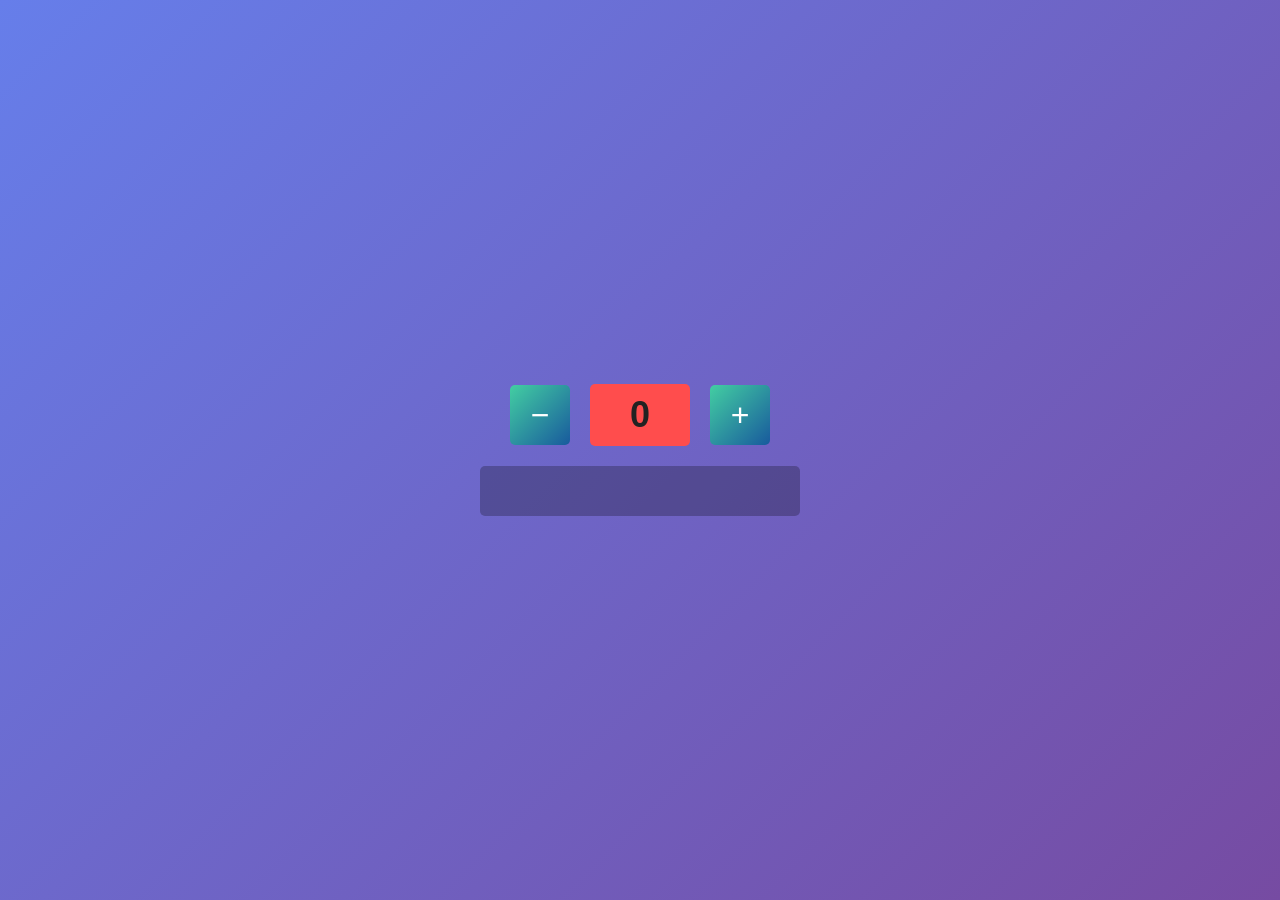
<file: index.html>
<!DOCTYPE html>
<html lang="ru">
<head>
  <meta charset="UTF-8">
  <meta name="viewport" content="width=device-width, initial-scale=1.0">
  <title>Счётчик</title>
  <style>
    * {
      box-sizing: border-box;
    }

    body {
      margin: 0;
      min-height: 100vh;
      display: flex;
      justify-content: center;
      align-items: center;
      font-family: Arial, sans-serif;
      background: linear-gradient(135deg, #667eea, #764ba2);
    }

    .counter {
      display: flex;
      flex-direction: column;
      align-items: center;
      gap: 20px;
    }

    .controls {
      display: flex;
      align-items: center;
      gap: 20px;
    }

    button {
      width: 60px;
      height: 60px;
      border: none;
      border-radius: 5px;
      background: linear-gradient(135deg, #43cea2, #185a9d);
      color: #fff;
      font-size: 32px;
      cursor: pointer;
    }

    button:disabled {
      background: linear-gradient(135deg, #bbb, #888);
      cursor: not-allowed;
      opacity: 0.7;
    }

    #result {
      min-width: 100px;
      padding: 10px 20px;
      border-radius: 5px;
      text-align: center;
      font-size: 36px;
      font-weight: bold;
      color: #222;
      background: #ff4d4d; /* стартовое значение 0 - красный */
    }

    #message {
      min-width: 320px;
      min-height: 50px;
      padding: 12px 20px;
      border-radius: 5px;
      text-align: center;
      font-size: 18px;
      color: #fff;
      background: rgba(0, 0, 0, 0.25);
    }
  </style>
</head>
<body>
  <div class="counter">
    <div class="controls">
      <button id="minus">−</button>
      <div id="result">0</div>
      <button id="plus">+</button>
    </div>
    <div id="message"></div>
  </div>

  <script>
    const MAX = 10;
    const MIN = -10;

    const resultEl = document.getElementById("result");
    const plusBtn = document.getElementById("plus");
    const minusBtn = document.getElementById("minus");
    const messageEl = document.getElementById("message");

    let count = 0;

    function render() {
      resultEl.textContent = count;

      // Цвет окна результата
      if (count > 0) {
        resultEl.style.background = "#ffd700"; // жёлтый
      } else if (count < 0) {
        resultEl.style.background = "#4caf50"; // зелёный
      } else {
        resultEl.style.background = "#ff4d4d"; // красный
      }

      // Блокировка кнопок на границах
      plusBtn.disabled = count >= MAX;
      minusBtn.disabled = count <= MIN;

      // Сообщение при экстремальных значениях
      messageEl.textContent =
        count === MAX || count === MIN
          ? "вы достигли экстремального значения"
          : "";
    }

    plusBtn.addEventListener("click", function () {
      if (count < MAX) {
        count++;
        render();
      }
    });

    minusBtn.addEventListener("click", function () {
      if (count > MIN) {
        count--;
        render();
      }
    });

    render();
  </script>
</body>
</html>
</file>
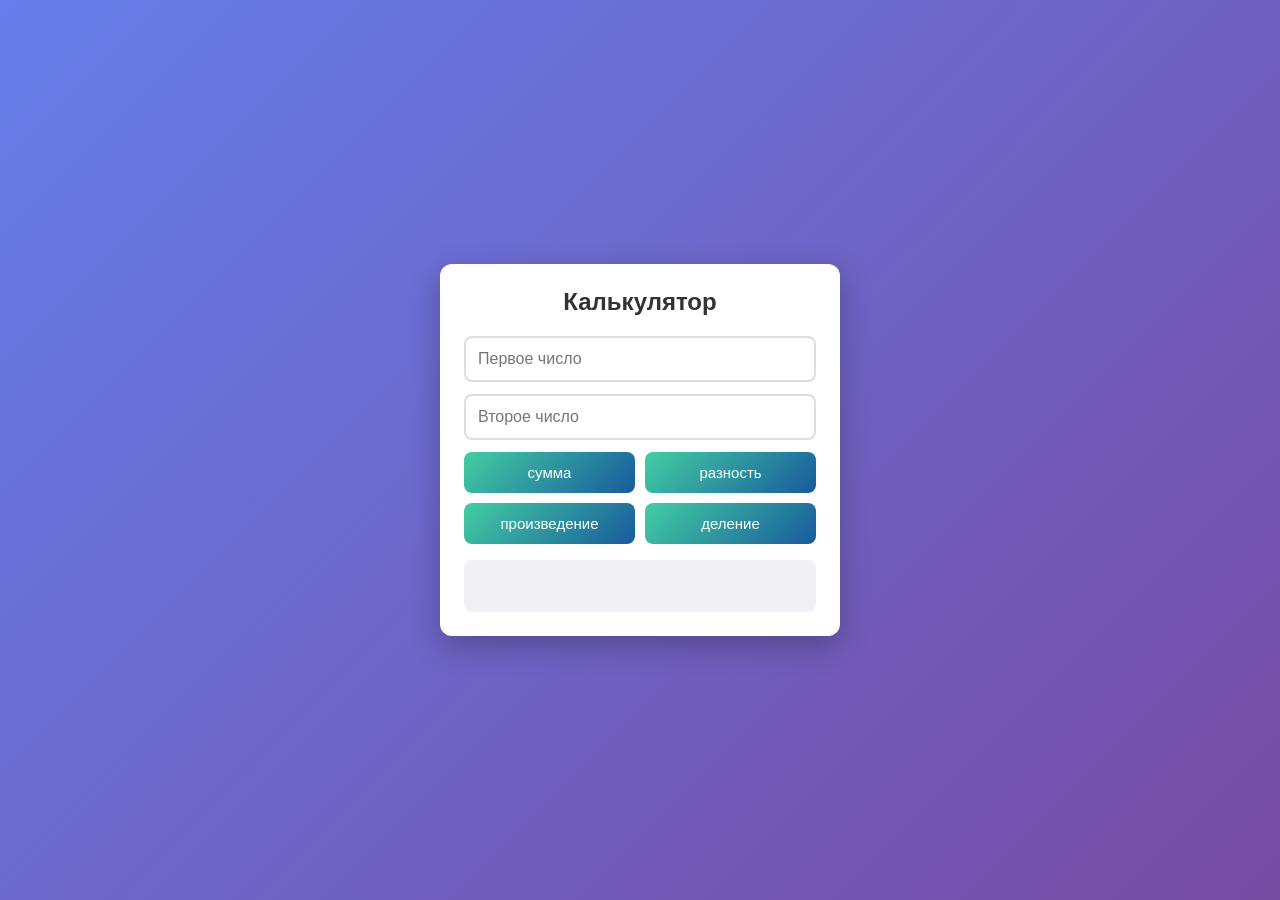
<file: index 2.html>
<!DOCTYPE html>
<html lang="ru">
<head>
  <meta charset="UTF-8">
  <meta name="viewport" content="width=device-width, initial-scale=1.0">
  <title>Калькулятор</title>
  <style>
    * {
      box-sizing: border-box;
    }

    body {
      margin: 0;
      min-height: 100vh;
      display: flex;
      justify-content: center;
      align-items: center;
      font-family: Arial, sans-serif;
      background: linear-gradient(135deg, #667eea, #764ba2);
    }

    .calculator {
      width: 90%;
      max-width: 400px;
      padding: 24px;
      background: #fff;
      border-radius: 12px;
      box-shadow: 0 10px 30px rgba(0, 0, 0, 0.25);
    }

    h1 {
      margin: 0 0 20px;
      text-align: center;
      font-size: 24px;
      color: #333;
    }

    input {
      width: 100%;
      margin-bottom: 12px;
      padding: 12px;
      font-size: 16px;
      border: 2px solid #ddd;
      border-radius: 8px;
      outline: none;
    }

    input:focus {
      border-color: #667eea;
    }

    .buttons {
      display: grid;
      grid-template-columns: 1fr 1fr;
      gap: 10px;
      margin-bottom: 16px;
    }

    button {
      padding: 12px;
      font-size: 15px;
      color: #fff;
      cursor: pointer;
      border: none;
      border-radius: 8px;
      background: linear-gradient(135deg, #43cea2, #185a9d);
    }

    button:hover {
      opacity: 0.9;
    }

    #result {
      min-height: 52px;
      padding: 14px;
      text-align: center;
      font-size: 20px;
      color: #222;
      background: #f0f0f5;
      border-radius: 8px;
      overflow-wrap: anywhere;
    }

    #result.error {
      color: #d32f2f;
      font-size: 16px;
    }
  </style>
</head>
<body>
  <div class="calculator">
    <h1>Калькулятор</h1>

    <input type="text" id="a" placeholder="Первое число" autocomplete="off">
    <input type="text" id="b" placeholder="Второе число" autocomplete="off">

    <div class="buttons">
      <button id="sum">сумма</button>
      <button id="diff">разность</button>
      <button id="mul">произведение</button>
      <button id="div">деление</button>
    </div>

    <div id="result"></div>
  </div>

  <script>
    const inputA = document.getElementById("a");
    const inputB = document.getElementById("b");
    const resultEl = document.getElementById("result");

    // Четыре функции математических действий
    function sum(x, y) {
      return x + y;
    }

    function difference(x, y) {
      return x - y;
    }

    function product(x, y) {
      return x * y;
    }

    function divide(x, y) {
      return x / y;
    }

    // Преобразует строку в число; возвращает null, если это не число
    function parseNumber(value) {
      const text = value.trim().replace(",", ".");
      if (text === "" || isNaN(Number(text))) {
        return null;
      }
      return Number(text);
    }

    function showResult(text, isError) {
      resultEl.textContent = text;
      resultEl.classList.toggle("error", isError);
    }

    function calculate(operation) {
      const x = parseNumber(inputA.value);
      const y = parseNumber(inputB.value);

      if (x === null || y === null) {
        showResult("Ошибка: введите в оба поля числа", true);
        return;
      }

      if (operation === divide && y === 0) {
        showResult("Ошибка: на ноль делить нельзя", true);
        return;
      }

      // Округляем, чтобы убрать хвосты вида 0.1 + 0.2 = 0.30000000000000004
      const value = Math.round(operation(x, y) * 1e10) / 1e10;
      showResult(value, false);
    }

    document.getElementById("sum").addEventListener("click", function () {
      calculate(sum);
    });
    document.getElementById("diff").addEventListener("click", function () {
      calculate(difference);
    });
    document.getElementById("mul").addEventListener("click", function () {
      calculate(product);
    });
    document.getElementById("div").addEventListener("click", function () {
      calculate(divide);
    });
  </script>
</body>
</html>
</file>
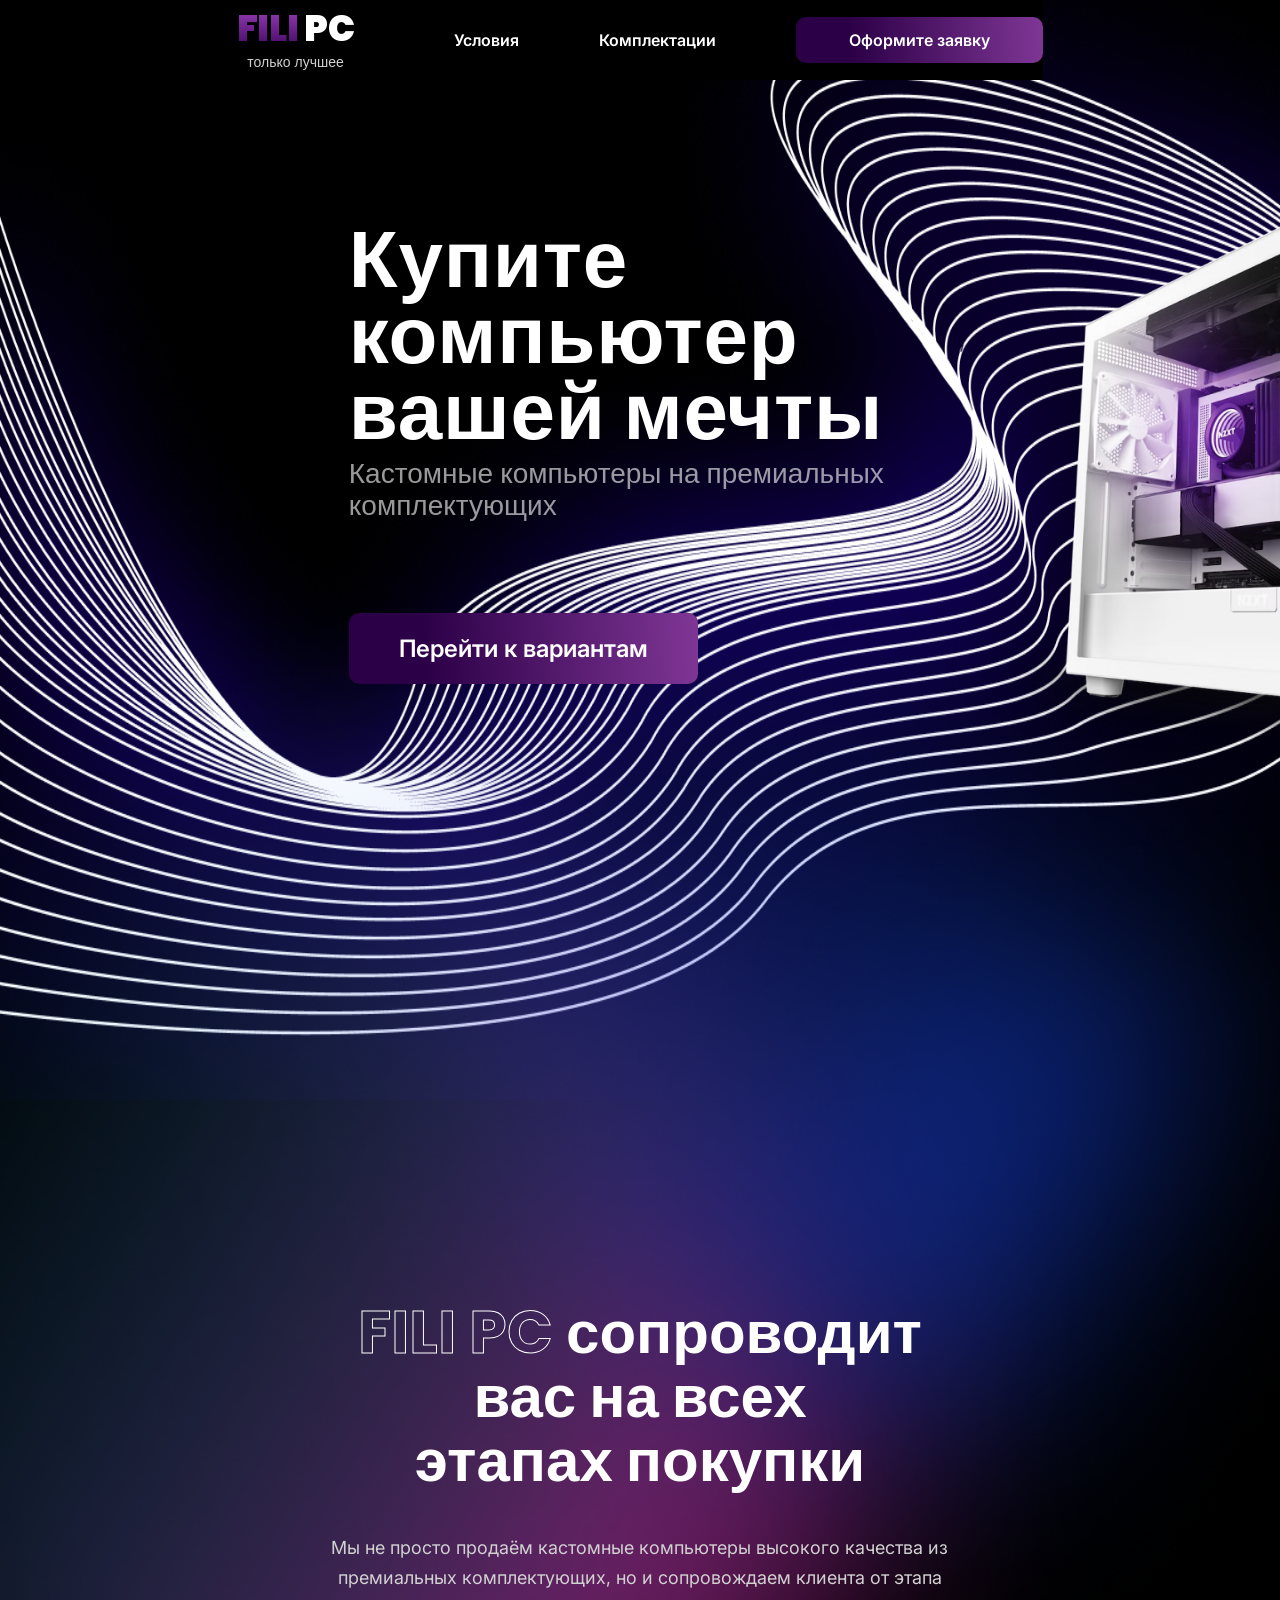
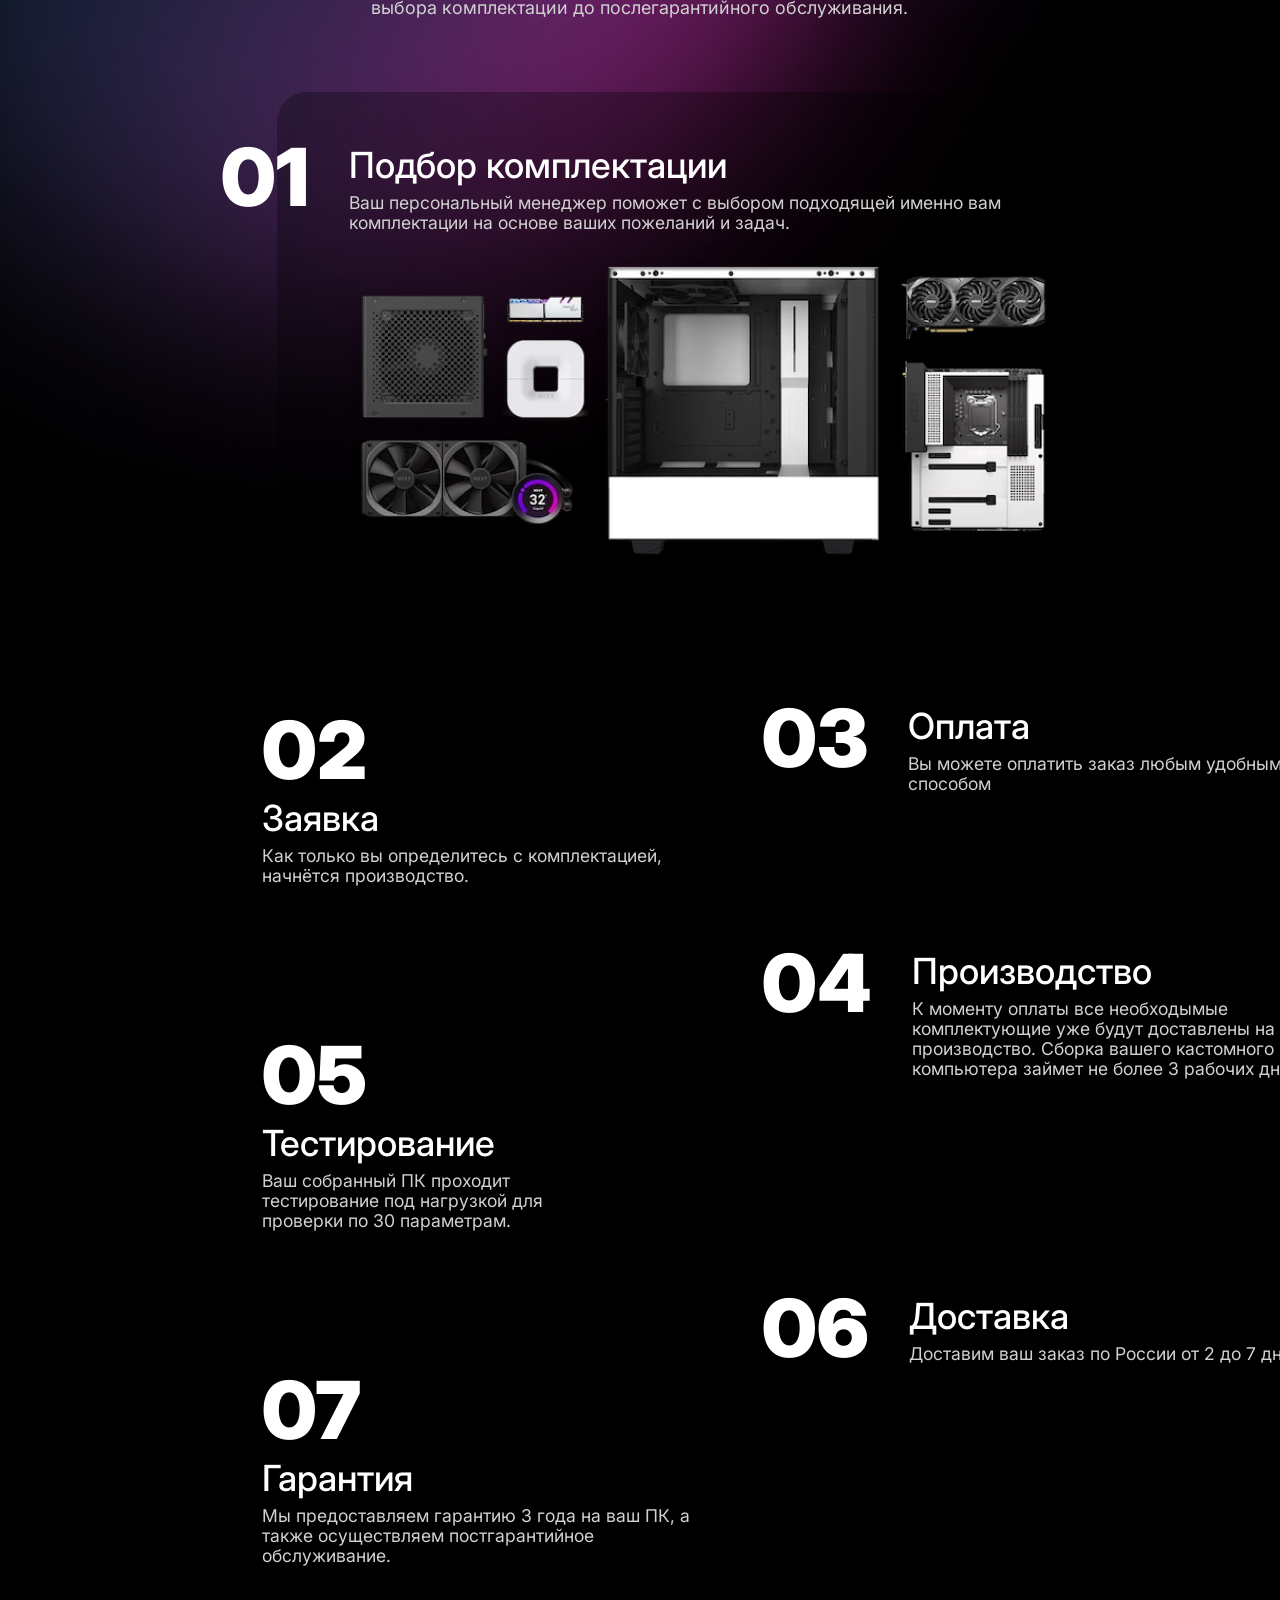
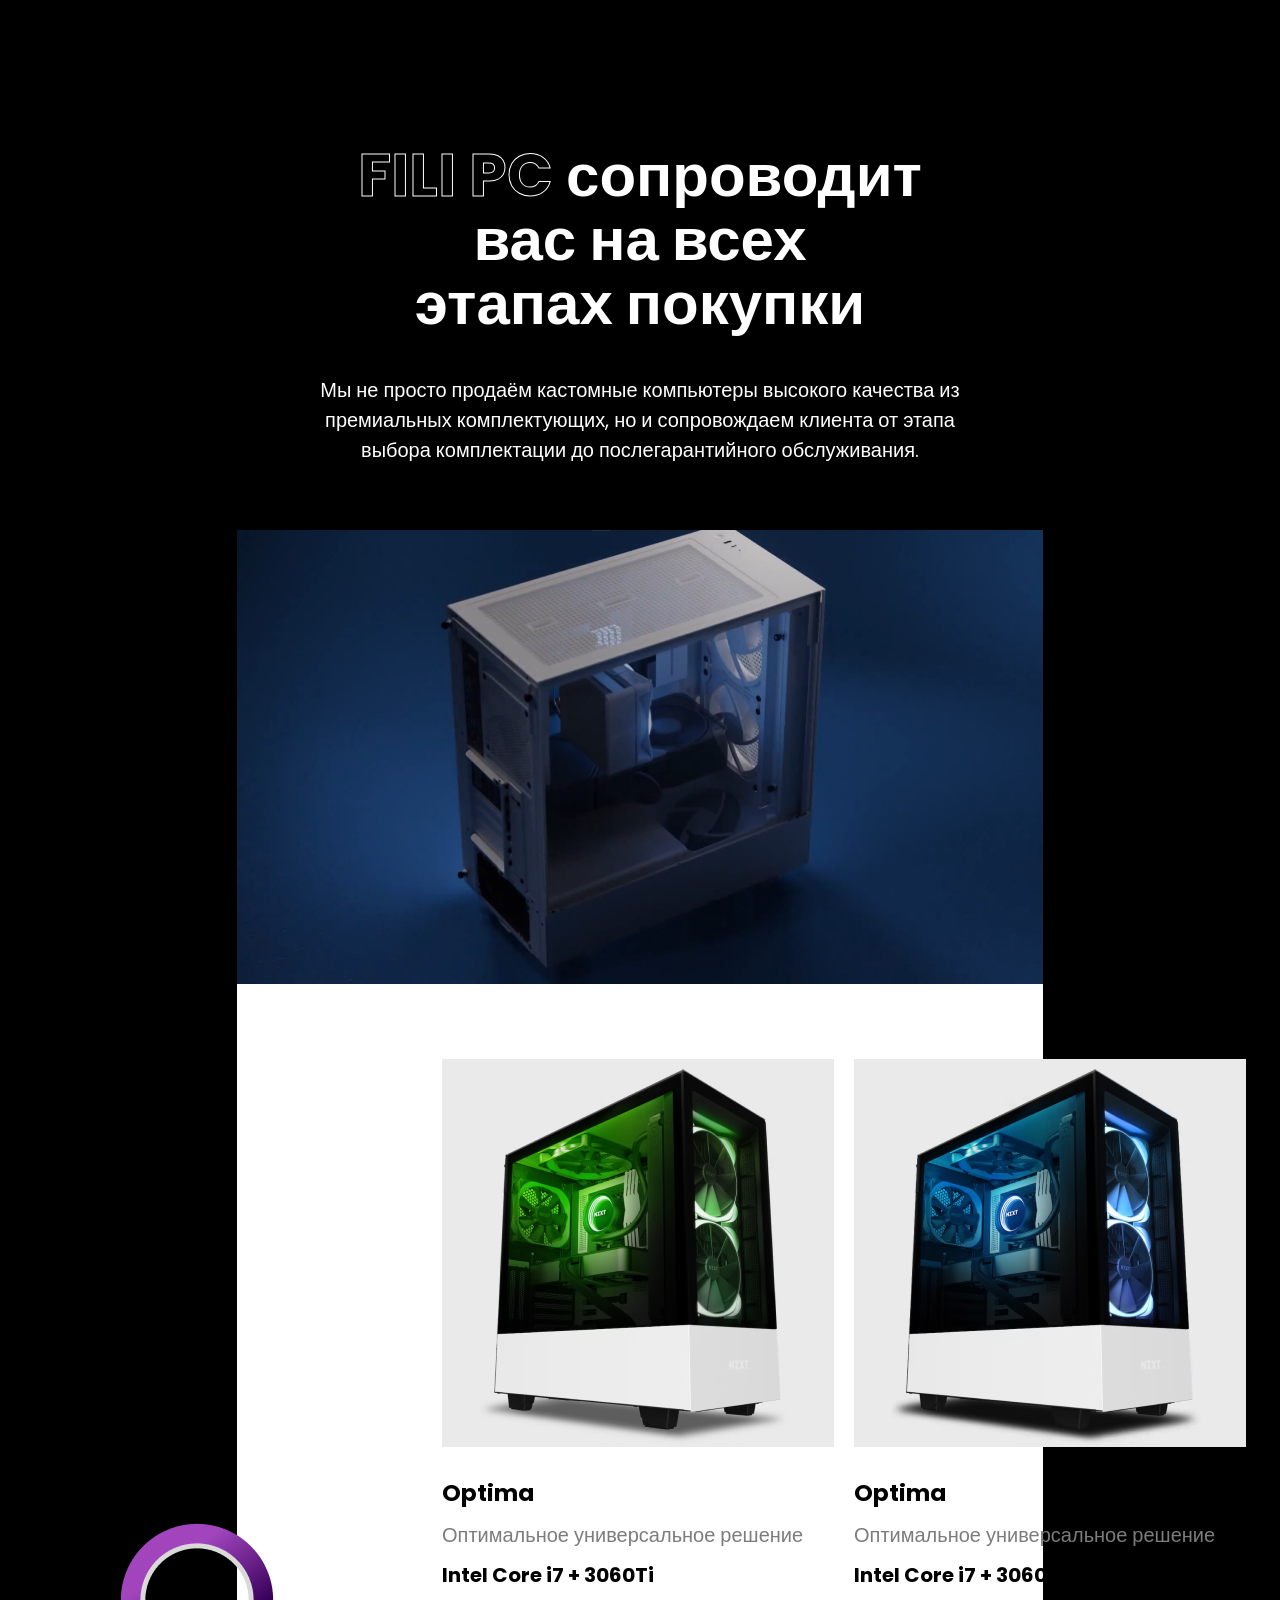
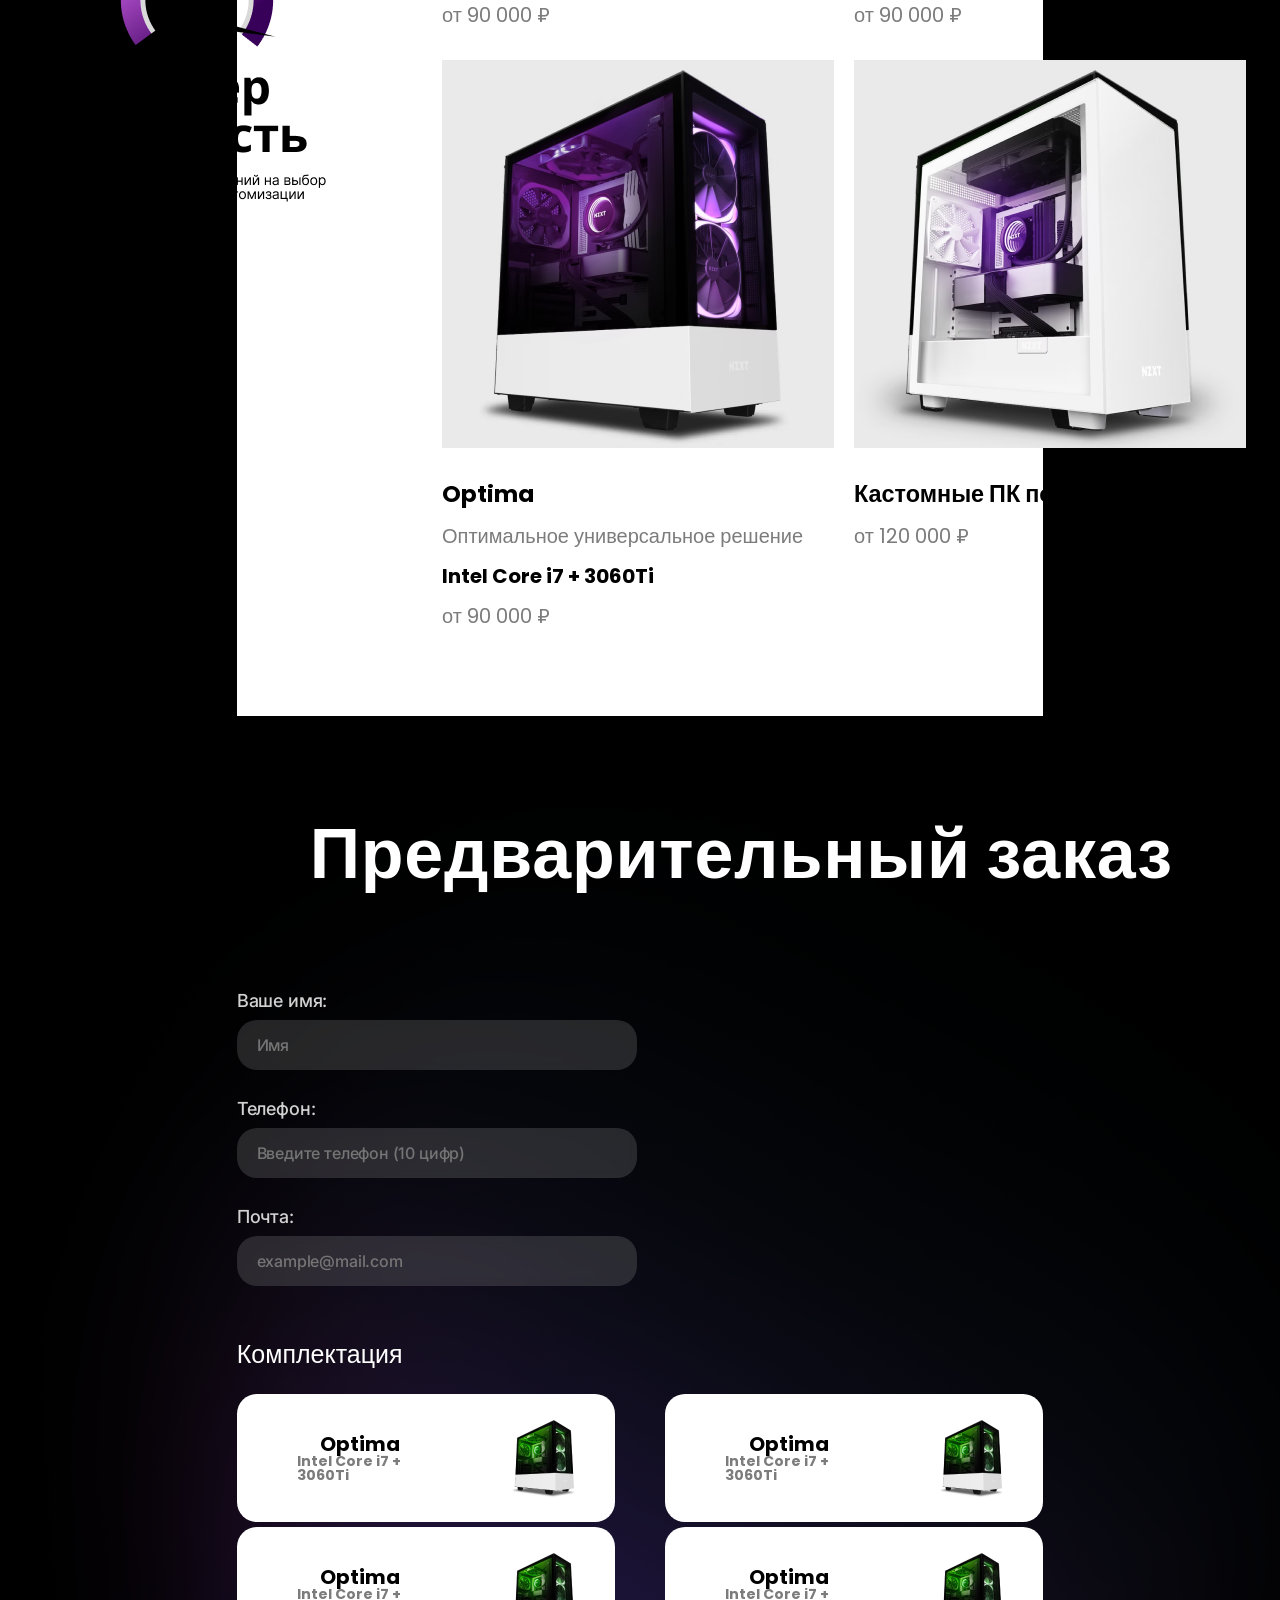
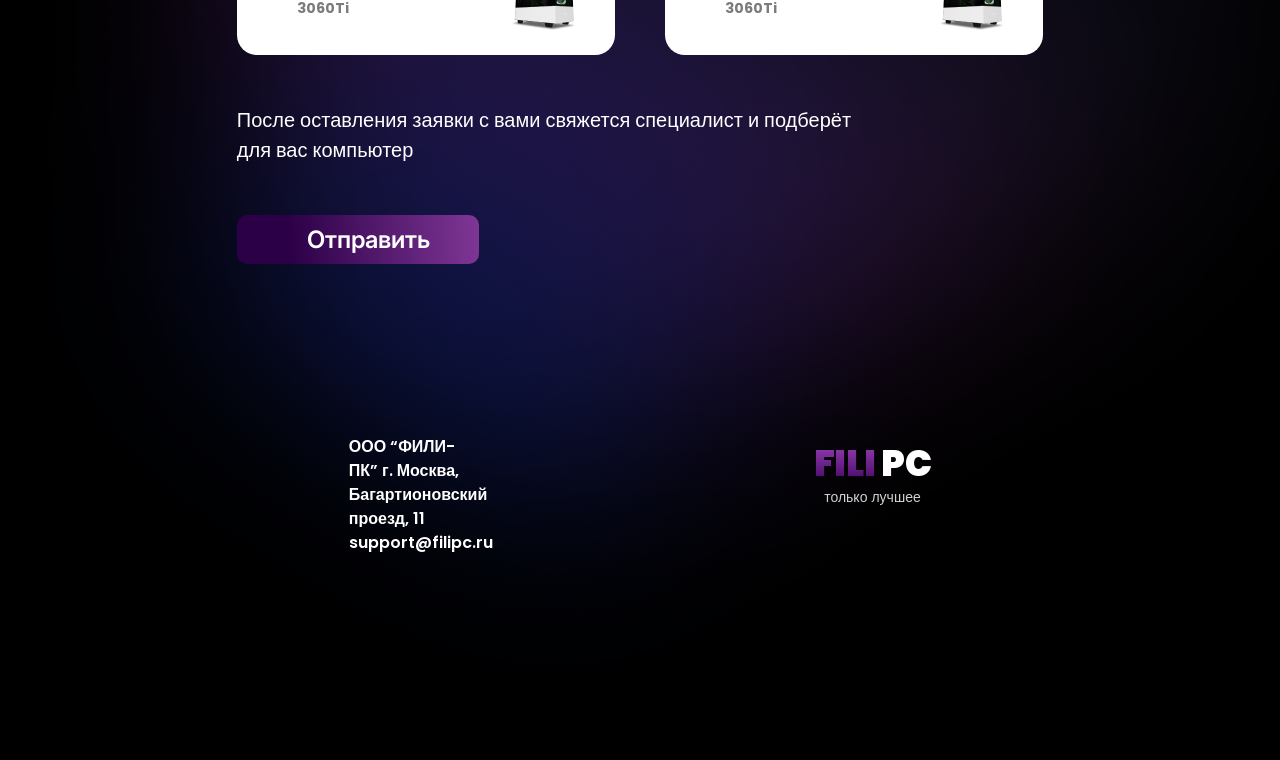
<file: case-lan/case2.html>
<!DOCTYPE html>
<html lang="ru">

<head>
	<link rel="stylesheet" href="css/style.css">
	<link rel="stylesheet" href="css/adaptation.css">
	<link rel="shortcut icon" href="assets/images" type="image/x-icon">
	<meta charset="UTF-8">
	<meta name="viewport" content="width=device-width, initial-scale=1.0">
	<link rel="preconnect" href="https://fonts.googleapis.com">
	<link rel="preconnect" href="https://fonts.gstatic.com" crossorigin>
	<title>Fili PC</title>
</head>

<body>
	<div class="container">
		<header>
			<div class="header-content">
				<div class="logo">
					<a href="#"><span>Fili</span> PC</a>
					только лучшее
				</div>
				<nav>
					<div class="nav-content">
						<ul>
							<li><a href="#">Условия</a></li>
							<li><a href="#">Комплектации</a></li>
							<li><a href="#" id="make-request">Оформите заявку</a></li>
						</ul>
					</div>
				</nav>
			</div>
		</header>
		<main>
			<img class="back-greeting" src="assets.images/greeting/back-greeting.png" alt="">
			<section class="greeting">
				<div class="greeting-content">
					<div>
						<h1>Купите <br> компьютер <br> вашей мечты</h1>
						<span>Кастомные компьютеры на премиальных комплектующих</span>
					</div>
					<div class="greeting-button">
						<a href="#" id="go-to-option">Перейти к вариантам</a>
					</div>
				</div>
				<img src="assets.images/greeting/image-comp.png" alt="">
			</section>
			<section class="stages">
				<div class="stages-content">
					<h2><span>FILI PC </span>сопроводит вас на всех <br> этапах покупки</h2>
					<div>
						<span class="slogan">Мы не просто продаём кастомные компьютеры высокого качества из премиальных
							комплектующих,
							но и
							сопровождаем клиента от этапа выбора комплектации до послегарантийного обслуживания.</span>
					</div>
				</div>
			</section>
			<article class="catalog">
				<img class="back-catalog" src="assets.images/bg-color.png" alt="">
				<div class=" catalog-box">
					<span class="content">01</span>
					<div class="box-content">
						<h3>Подбор комплектации</h3>
						<span class="box-text">Ваш персональный менеджер поможет с выбором подходящей именно вам <br> комплектации
							на
							основе ваших
							пожеланий
							и
							задач.</span>
						<img src="assets.images/Catalog/pc-component 7.png" alt="">
					</div>
				</div>
				<div class="box-column">
					<div class="box-left">
						<div class="catalog-box_2">
							<span class="content">02</span>
							<div class="box-content">
								<h3>Заявка</h3>
								<span class="box-text">Как только вы определитесь с комплектацией, начнётся производство.</span>
							</div>
						</div>
						<div class="catalog-box_5">
							<span class="content">05</span>
							<div class="box-content">
								<h3>Тестирование</h3>
								<span class="box-text">Ваш собранный ПК проходит <br> тестирование под нагрузкой для <br>проверки по 30
									параметрам.</span>
							</div>
						</div>
						<div class="catalog-box_7">
							<span class="content">07</span>
							<div class="box-content">
								<h3>Гарантия</h3>
								<span class="box-text">Мы предоставляем гарантию 3 года на ваш ПК, а также осуществляем постгарантийное
									обслуживание.</span>
							</div>
						</div>
					</div>
					<div class="boxr-right">
						<div class="catalog-box_3">
							<span class="content">03</span>
							<div class="box-content">
								<h3>Оплата</h3>
								<span class="box-text">Вы можете оплатить заказ любым удобным для вас способом</span>
							</div>
						</div>
						<div class="catalog-box_4">
							<span class="content">04</span>
							<div class="box-content">
								<h3>Производство</h3>
								<span class="box-text">К моменту оплаты все необходымые комплектующие уже будут доставлены на
									производство. Сборка вашего кастомного компьютера займет не более 3 рабочих дней.</span>
							</div>
						</div>
						<div class="catalog-box_6">
							<span class="content">06</span>
							<div class="box-content">
								<h3>Доставка</h3>
								<span class="box-text">Доставим ваш заказ по России от 2 до 7 дней.</span>
							</div>
						</div>
					</div>
				</div>
				<div class="stage-footer">
					<div class="stages-content">
						<h2><span>FILI PC </span>сопроводит вас на всех <br> этапах покупки</h2>
						<div>
							<span class="slogan">Мы не просто продаём кастомные компьютеры высокого качества из премиальных
								комплектующих,
								но и
								сопровождаем клиента от этапа выбора комплектации до послегарантийного обслуживания.</span>
						</div>
					</div>
				</div>
				<img src="assets.images/Stages/pc.png" alt="">
			</article>
			<!------------------------------------------------------------------------------------------------------->
			<article class="list-pc">
				<div class="info-pc">
					<img src="assets.images/article-list-pc/Frame 110.png" alt="pc">
				</div>
				<div class="list-pc-info">
					<div class="pages-pc">
						<div>
							<img src="assets.images/article-list-pc/pc-page-1.png" alt="pc">
							<h3>Optima</h3>
							<span>Оптимальное универсальное решение</span>
							<h4>Intel Core i7 + 3060Ti</h4>
							<span>от 90 000 ₽</span>
						</div>
						<div>
							<img src="assets.images/article-list-pc/pc-page-2.png" alt="pc">
							<h3>Optima</h3>
							<span>Оптимальное универсальное решение</span>
							<h4>Intel Core i7 + 3060Ti</h4>
							<span>от 90 000 ₽</span>
						</div>
						<div>
							<img src="assets.images/article-list-pc/pc-page-3.png" alt="pc">
							<h3>Optima</h3>
							<span>Оптимальное универсальное решение</span>
							<h4>Intel Core i7 + 3060Ti</h4>
							<span>от 90 000 ₽</span>
						</div>
						<div>
							<img src="assets.images/article-list-pc/pc-page-4.png" alt="pc">
							<h3>Кастомные ПК под ваши задачи</h3>
							<span>от 120 000 ₽</span>
						</div>
					</div>
				</div>
			</article>

			<article class="forma">
				<h1>Предварительный заказ</h1>
				<div class="forma-content">
					<img class="back-forma" src="assets.images/Forma/back-forma.png" alt="back-forma">
					<form id="form-order">
						<label for="name">Ваше имя:</label>
						<input type="text" id="name" name="name" required placeholder="Имя"><br>

						<label for="phone">Телефон:</label>
						<input type="tel" id="phone" name="phone" required pattern="[0-9]{10}"
							placeholder="Введите телефон (10 цифр)"><br>

						<label for="email">Почта:</label>
						<input type="email" id="email" name="email" required placeholder="example@mail.com"><br>
						<span style="font-size: 25px; margin: 20px 0;">Комплектация</span>
						<div class="grid">
							<div>
								<div class="grid-text">
									<h3>Optima</h3>
									<span>Intel Core i7 + 3060Ti</span>
								</div>
								<img src="assets.images/Forma/img-pc-forma-grid.png" alt="back-forma-grid">
							</div>
							<div>
								<div class="grid-text">
									<h3>Optima</h3>
									<span>Intel Core i7 + 3060Ti</span>
								</div>
								<img src="assets.images/Forma/img-pc-forma-grid.png" alt="back-forma-grid">
							</div>
							<div>
								<div class="grid-text">
									<h3>Optima</h3>
									<span>Intel Core i7 + 3060Ti</span>
								</div>
								<img src="assets.images/Forma/img-pc-forma-grid.png" alt="back-forma-grid">
							</div>
							<div>
								<div class="grid-text">
									<h3>Optima</h3>
									<span>Intel Core i7 + 3060Ti</span>
								</div>
								<img src="assets.images/Forma/img-pc-forma-grid.png" alt="back-forma-grid">
							</div>
						</div>
						<span style="margin-top: 50px;">После оставления заявки с вами свяжется специалист и подберёт <br> для вас
							компьютер</span>
						<button type="submit" value="Отправить">Отправить</button>
					</form>
				</div>
			</article>
		</main>

		<footer>

			<div class="footer-text">
				<p>ООО “ФИЛИ-ПК”
					г. Москва, Багартионовский проезд, 11
					support@filipc.ru</p>
			</div>

			<div class="header-content">
				<div class="logo">
					<a href="#"><span>Fili</span> PC</a>
					только лучшее
				</div>
		</footer>
	</div>
	</div>
</body>

</html>
</file>
<file: case-lan/css/style.css>
@import url('https://fonts.googleapis.com/css2?family=Poppins:wght@300;400;500;600;700;800;900&display=swap');

@import url('https://fonts.googleapis.com/css2?family=Inter:wght@200;300;500;600;700&family=Poppins:wght@300;400;500;600;700;800;900&display=swap');


*,
*::before,
*::after {
	margin: 0;
	padding: 0;
	box-sizing: border-box;
}

body {
	width: 90vw;
	margin: 0 auto;
	font-family: 'Poppins', sans-serif;
	font-size: 20px;
	background-color: #000;
	color: #fff;
}

.container {
	width: 70%;
	margin: 0 auto;
}

a {
	text-decoration: none;
	color: #fff;
}

h1 {
	font-size: 80px;
	font-style: normal;
	font-weight: 700;
	line-height: 76px;
	letter-spacing: 0.8px;
	margin: 0;
	margin-bottom: 10px;
	width: 632px;

}

li {
	list-style-type: none;
}

/* Header */

header {
	background: #000;
}

.header-content {
	display: flex;
	align-items: center;
	height: 80px;
	justify-content: space-between;
}

.logo {
	display: flex;
	flex-direction: column;
	font-size: 14px;
	font-style: normal;
	font-weight: 400;
	text-align: center;
	color: #D1D1D1;
}

.logo a {
	text-align: center;
	font-size: 36px;
	font-style: normal;
	font-weight: 900;
	line-height: 44.451px;
	/* 123.475% */
	letter-spacing: -0.36px;
	text-transform: uppercase;
}

.logo span {
	background-image: linear-gradient(#A145BD, #370059);
	color: transparent;
	background-clip: text;
	-webkit-background-clip: text;
	color: transparent;

}

/* Nav */

.nav-content ul {
	display: inline-flex;
	gap: 5rem;
}

.nav-content ul li a {
	font-family: Inter;
	font-size: 16px;
	font-style: normal;
	font-weight: 600;
}

nav {
	font-size: 16px;
	font-style: normal;
	font-weight: 600;
}

#make-request {
	background: linear-gradient(266deg, rgba(161, 69, 189, 0.80) -1.44%, rgba(55, 0, 89, 0.80) 77.83%), #000;
	padding: 13px 53px;
	border-radius: 10px;
}

main .back-greeting {
	position: absolute;
	top: 0;
	width: 100vw;
	height: 1100px;
	right: 0;
	z-index: -1;
}

/*Section Greeting*/

.greeting {
	width: 100%;
	display: flex;
	margin-top: 80px;
	justify-content: space-between;
}

.greeting-content div {
	padding-top: 61px;
}

.greeting-button a {
	padding: 21px 50px;
	background: linear-gradient(266deg, rgba(161, 69, 189, 0.80) -1.44%, rgba(55, 0, 89, 0.80) 77.83%), #000;
	border-radius: 10px;
	font-family: Inter;
	font-size: 24px;
	font-style: normal;
	font-weight: 600;
}

.greeting-content {
	margin-left: 112px
}

.greeting img {
	width: 600px;
	flex-shrink: 0;
}

.greeting-button {
	margin-top: 50px;
}

.greeting-content span {
	opacity: 0.6;
	font-size: 28px;
	font-style: normal;
	font-weight: 400;
	line-height: 110%;
	width: 610px;
}

.back-greeting img {
	position: absolute;
	width: 100%;
	left: 0;
}

/*Section stages*/

.stages {
	display: flex;
	justify-content: center;
	margin-top: 500px;
}

.stages-content h2 {
	font-size: 60px;
	font-weight: 700;
	line-height: 64px;
	text-align: center;
}

.stages-content {
	width: 50vw;
	display: flexbox;
	justify-content: center;
	align-items: center;
}

.stage-footer {
	display: flex;
	justify-content: center;
	margin-top: 100px;
	margin-bottom: 50px;
}

.stage-footer .stages-content div {
	text-align: center;
	margin-top: 40px;
}

.stages-content h2 span {
	-webkit-text-fill-color: transparent;
	-webkit-text-stroke: 1px #fff;
}

.stages .slogan {
	font-family: Inter;
	font-size: 18px;
	font-style: normal;
	font-weight: 400;
	line-height: 24px;
	color: #D1D1D1;
}

.stages div {
	text-align: center;
	margin-top: 40px;
}

/* Catalog */

.catalog {
	display: flex;
	margin-top: 70px;
	flex-direction: column;
	gap: 15px;
}

.back-catalog {
	position: absolute;
	top: 0%;
	width: 100vw;
	right: 0;
	left: 0;
	z-index: -1;
}

.content {
	color: #FFF;
	font-family: Inter;
	font-size: 5rem;
	font-style: normal;
	font-weight: 900;
	line-height: 100%;
	margin-right: 40px;
}

.catalog-box {
	display: flex;
	background: rgba(0, 0, 0, 0.30);
	padding: 45px;
	border-radius: 30px;
	width: 90%;
	margin: 0 auto;
	justify-content: center;
}

.box-content {
	display: flex;
	flex-direction: column;

}

.box-content h3 {
	margin: 10px 0;
	color: #FFF;
	font-family: Inter;
	font-size: 36px;
	font-style: normal;
	font-weight: 500;
	line-height: 100%;
}

.box-text {
	font-family: 'Inter', sans-serif;
	font-size: 1.1rem;
	font-style: normal;
	font-weight: 400;
	line-height: 20px;
	color: #D1D1D1;
}

.box-column {
	display: flex;
	margin: 0 auto;
}

.catalog-box_2 {
	display: flex;
	flex-direction: column;
	background: rgba(0, 0, 0, 0.30);
	padding: 25px;
	border-radius: 30px;
	width: 30rem;
	height: 20rem;
	justify-content: center;
}

.catalog-box_5 {
	display: flex;
	flex-direction: column;
	background: rgba(0, 0, 0, 0.30);
	padding: 25px;
	border-radius: 30px;
	width: 30rem;
	height: 20rem;
	justify-content: center;
}

.box-left {
	display: flex;
	flex-direction: column;
	gap: 15px;
}

.boxr-right {
	display: flex;
	flex-direction: column;
	max-width: 60%;
}

.catalog-box_7 {
	display: flex;
	flex-direction: column;
	background: rgba(0, 0, 0, 0.30);
	padding: 25px;
	border-radius: 30px;
	width: 30rem;
	height: 20rem;
	justify-content: center;
}

.catalog-box_3 {
	display: flex;
	background: rgba(0, 0, 0, 0.30);
	padding: 60px 30px;
	border-radius: 30px;
	width: 41rem;
	height: 15rem;
	margin-left: 15px;
}

.catalog-box_4 {
	display: flex;
	background: rgba(0, 0, 0, 0.30);
	padding: 50px 30px;
	border-radius: 30px;
	width: 41rem;
	height: 20rem;
	margin-left: 15px;
	margin-top: 15px;
	justify-content: center;
}

.catalog-box_6 {
	display: flex;
	background: rgba(0, 0, 0, 0.30);
	padding: 60px 30px;
	border-radius: 30px;
	width: 41rem;
	height: 15rem;
	margin-left: 15px;
	margin-top: 15px;
}

/* Article List Pc */
.list-pc {
	background-color: #fff;
	display: flex;
	justify-content: center;
	color: #000;
	gap: 80px;
	align-items: center;
	padding: 75px;
}

.pages-pc {
	display: grid;
	grid-template-columns: 1fr 1fr;
	grid-template-rows: auto;
	gap: 20px;
}

.pages-pc div {
	display: flex;
	flex-direction: column;
}

.pages-pc div span {
	color: #7C7C7C;
	margin: 10px 0;
}

.pages-pc div img {
	margin-bottom: 28px;
}

/* Article Forma */

label {
	margin-bottom: 10px;
	color: #FFF;
	font-family: Inter;
	font-size: 18px;
	font-weight: 500;
	line-height: 100%;
	letter-spacing: -0.18px;
}

.forma {
	position: relative;
	display: flex;
	flex-direction: column;
	justify-content: center;
}

.forma h1 {
	width: 1009px;
	text-align: center;
	font-size: 70px;
	font-weight: 700;
	margin: 100px auto;
}

.forma input {
	border-radius: 20px;
	border: 0;
	width: 400px;
	height: 50px;
	flex-shrink: 0;
	padding: 5px 20px;
	backdrop-filter: blur(5px);
	background-color: rgba(170, 168, 168, 0.212);
	color: #FFF;
	font-family: Inter;
	font-size: 16px;
	font-weight: 500;
	line-height: 100%;
	letter-spacing: -0.18px;
}

.forma-content {
	display: flex;
	justify-content: center;
}

.forma-content label {
	display: block;
	font-size: 18px;
	font-style: normal;
	font-weight: 500;
	line-height: 100%;
	color: #D1D1D1;
}

.forma-content button {
	padding: 10px 70px;
	background: linear-gradient(266deg, rgba(161, 69, 189, 0.80) -1.44%, rgba(55, 0, 89, 0.80) 77.83%), #000;
	border: 0;
	border-radius: 10px;
	font-family: Inter;
	font-size: 24px;
	font-style: normal;
	font-weight: 600;
	color: #fff;
	width: 30%;
	margin-top: 50px;
}

.back-forma {
	position: absolute;
	top: 0;
	z-index: -1;
}

form {
	display: flex;
	flex-direction: column;
	gap: 0;
}

.grid {
	display: grid;
	grid-template-columns: 1fr 1fr;
	grid-template-rows: auto auto;
	gap: 50px;
	row-gap: 5px;
}

.grid div {
	background-color: #fff;
	border-radius: 20px;
	padding: 20px 30px;
	display: flex;
	align-items: center;
}

.grid div h3 {
	color: #000;
	font-size: 20px;
	font-style: normal;
	font-weight: 700;
	line-height: 100%;
}

.grid div span {
	color: #7C7C7C;
	font-size: 14px;
	font-style: normal;
	font-weight: 700;
	line-height: 100%;
}

.grid div img {
	float: right;
	margin-left: 50px;
}

.grid-text {
	display: flex;
	flex-direction: column;
}

.footer-text {
	width: 20%;
	font-size: 16px;
	font-style: normal;
	font-weight: 600;
	line-height: 24px;
}

footer {
	display: flex;
	justify-content: space-between;
	padding: 10px 112px;
	margin-top: 20%;
}
</file>
<file: case-lan/css/adaptation.css>
@media screen and (max-width: 1279px) and (min-width: 768px) {
	body {
		margin: 0;
	}
}
</file>
